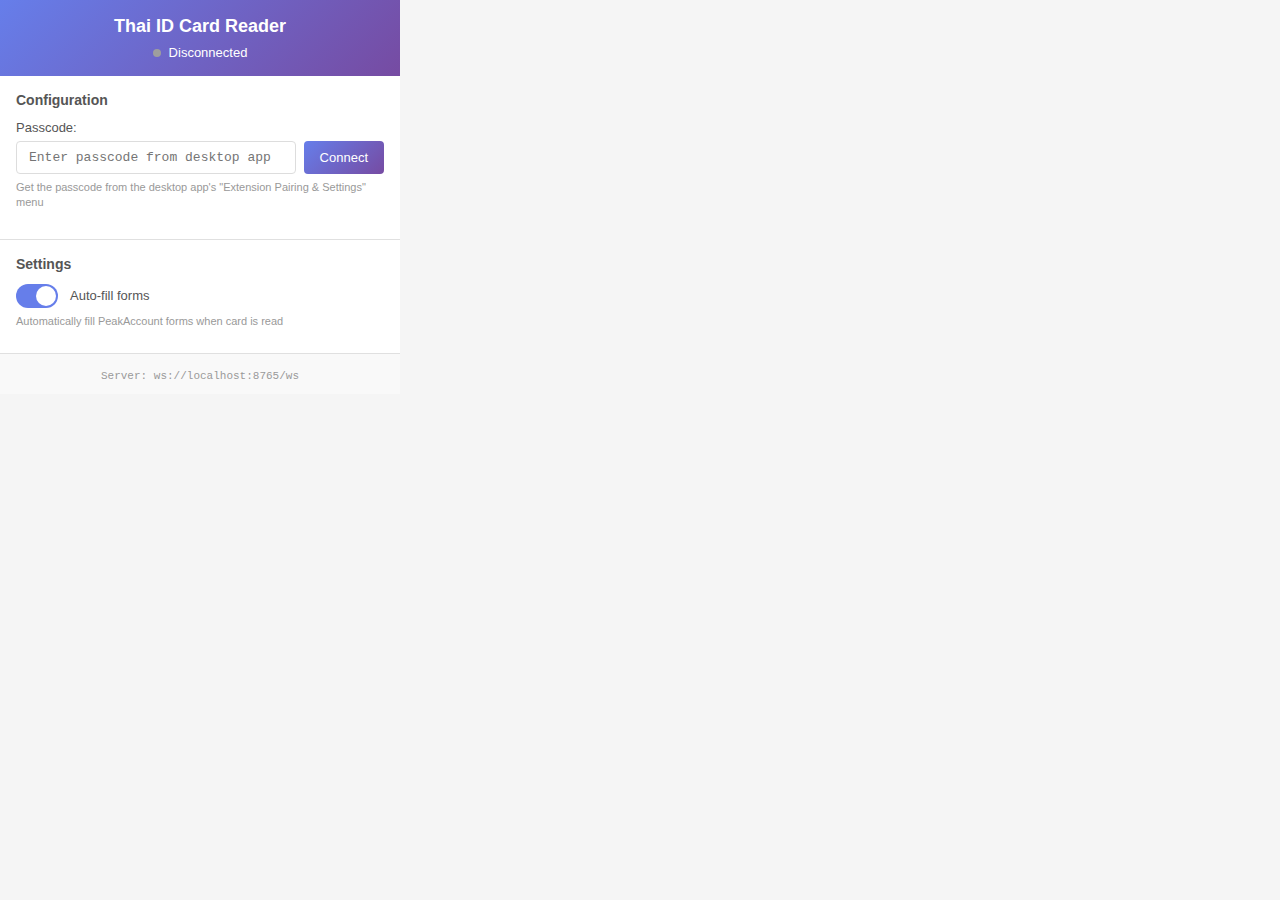
<file: chrome-extension/popup.html>
<!DOCTYPE html>
<html lang="en">
<head>
  <meta charset="UTF-8">
  <meta name="viewport" content="width=device-width, initial-scale=1.0">
  <title>Thai ID Card Reader</title>
  <link rel="stylesheet" href="styles.css">
</head>
<body>
  <div class="container">
    <!-- Header -->
    <div class="header">
      <h1>Thai ID Card Reader</h1>
      <div class="status-indicator" id="statusIndicator">
        <span class="status-dot" id="statusDot"></span>
        <span class="status-text" id="statusText">Disconnected</span>
      </div>
    </div>

    <!-- Configuration Section -->
    <div class="section" id="configSection">
      <h2>Configuration</h2>
      <div class="form-group">
        <label for="passcodeInput">Passcode:</label>
        <div class="input-group">
          <input
            type="text"
            id="passcodeInput"
            placeholder="Enter passcode from desktop app"
            autocomplete="off"
          >
          <button id="connectButton" class="btn btn-primary">Connect</button>
        </div>
        <small class="help-text">
          Get the passcode from the desktop app's "Extension Pairing & Settings" menu
        </small>
      </div>
    </div>

    <!-- Card Data Section -->
    <div class="section" id="cardDataSection" style="display: none;">
      <h2>Card Data</h2>

      <div class="card-info">
        <div class="info-row">
          <label>Citizen ID:</label>
          <div class="info-value">
            <span id="cidValue">-</span>
            <button class="btn-icon" id="copyCidButton" title="Copy CID">📋</button>
          </div>
        </div>

        <div class="info-row">
          <label>Thai Name:</label>
          <div class="info-value">
            <span id="thaiNameValue">-</span>
            <button class="btn-icon" id="copyThaiNameButton" title="Copy Thai name">📋</button>
          </div>
        </div>

        <div class="info-row">
          <label>English Name:</label>
          <div class="info-value">
            <span id="englishNameValue">-</span>
            <button class="btn-icon" id="copyEnglishNameButton" title="Copy English name">📋</button>
          </div>
        </div>

        <div class="info-row">
          <label>Date of Birth:</label>
          <div class="info-value">
            <span id="dobValue">-</span>
          </div>
        </div>

        <div class="info-row">
          <label>Address:</label>
          <div class="info-value">
            <span id="addressValue">-</span>
            <button class="btn-icon" id="copyAddressButton" title="Copy address">📋</button>
          </div>
        </div>
      </div>

      <div class="actions">
        <button id="downloadButton" class="btn btn-secondary">
          Download JSON
        </button>
        <button id="triggerReadButton" class="btn btn-primary">
          Read Card Now
        </button>
      </div>
    </div>

    <!-- Settings Section -->
    <div class="section">
      <h2>Settings</h2>

      <div class="toggle-group">
        <label class="toggle-label">
          <input type="checkbox" id="autoFillToggle" checked>
          <span class="toggle-switch"></span>
          <span class="toggle-text">Auto-fill forms</span>
        </label>
        <small class="help-text">
          Automatically fill PeakAccount forms when card is read
        </small>
      </div>
    </div>

    <!-- Footer -->
    <div class="footer">
      <small id="serverUrlDisplay">Server: ws://localhost:8765/ws</small>
    </div>
  </div>

  <script src="popup.js"></script>
</body>
</html>
</file>
<file: chrome-extension/styles.css>
/**
 * Styles for Thai ID Card Reader extension popup
 */

* {
  margin: 0;
  padding: 0;
  box-sizing: border-box;
}

body {
  font-family: -apple-system, BlinkMacSystemFont, 'Segoe UI', Roboto, Oxygen, Ubuntu, Cantarell, sans-serif;
  font-size: 14px;
  color: #333;
  background: #f5f5f5;
  width: 400px;
  max-height: 600px;
  overflow-y: auto;
}

.container {
  background: white;
}

/* Header */
.header {
  background: linear-gradient(135deg, #667eea 0%, #764ba2 100%);
  color: white;
  padding: 16px;
  text-align: center;
}

.header h1 {
  font-size: 18px;
  font-weight: 600;
  margin-bottom: 8px;
}

.status-indicator {
  display: flex;
  align-items: center;
  justify-content: center;
  gap: 8px;
}

.status-dot {
  width: 8px;
  height: 8px;
  border-radius: 50%;
  background-color: #9E9E9E;
  animation: pulse 2s infinite;
}

@keyframes pulse {
  0%, 100% {
    opacity: 1;
  }
  50% {
    opacity: 0.5;
  }
}

.status-text {
  font-size: 13px;
  font-weight: 500;
}

/* Sections */
.section {
  padding: 16px;
  border-bottom: 1px solid #e0e0e0;
}

.section h2 {
  font-size: 14px;
  font-weight: 600;
  margin-bottom: 12px;
  color: #555;
}

/* Form elements */
.form-group {
  margin-bottom: 12px;
}

.form-group label {
  display: block;
  font-size: 13px;
  font-weight: 500;
  margin-bottom: 6px;
  color: #555;
}

.input-group {
  display: flex;
  gap: 8px;
}

input[type="text"] {
  flex: 1;
  padding: 8px 12px;
  border: 1px solid #ddd;
  border-radius: 4px;
  font-size: 13px;
  font-family: 'Courier New', monospace;
}

input[type="text"]:focus {
  outline: none;
  border-color: #667eea;
  box-shadow: 0 0 0 2px rgba(102, 126, 234, 0.1);
}

.help-text {
  display: block;
  font-size: 11px;
  color: #999;
  margin-top: 6px;
  line-height: 1.4;
}

/* Buttons */
.btn {
  padding: 8px 16px;
  border: none;
  border-radius: 4px;
  font-size: 13px;
  font-weight: 500;
  cursor: pointer;
  transition: all 0.2s;
}

.btn:hover {
  transform: translateY(-1px);
  box-shadow: 0 2px 4px rgba(0, 0, 0, 0.1);
}

.btn:active {
  transform: translateY(0);
}

.btn:disabled {
  opacity: 0.6;
  cursor: not-allowed;
  transform: none;
}

.btn-primary {
  background: linear-gradient(135deg, #667eea 0%, #764ba2 100%);
  color: white;
}

.btn-primary:hover {
  background: linear-gradient(135deg, #5568d3 0%, #65408b 100%);
}

.btn-secondary {
  background: #f5f5f5;
  color: #333;
  border: 1px solid #ddd;
}

.btn-secondary:hover {
  background: #ebebeb;
}

.btn-icon {
  background: transparent;
  border: none;
  cursor: pointer;
  font-size: 14px;
  padding: 4px;
  opacity: 0.6;
  transition: opacity 0.2s;
}

.btn-icon:hover {
  opacity: 1;
}

/* Card info */
.card-info {
  margin-bottom: 16px;
}

.info-row {
  display: flex;
  justify-content: space-between;
  align-items: flex-start;
  padding: 10px 0;
  border-bottom: 1px solid #f0f0f0;
}

.info-row:last-child {
  border-bottom: none;
}

.info-row label {
  font-weight: 500;
  color: #666;
  font-size: 12px;
  min-width: 100px;
}

.info-value {
  flex: 1;
  display: flex;
  align-items: center;
  gap: 8px;
  justify-content: flex-end;
}

.info-value span {
  font-size: 13px;
  color: #333;
  text-align: right;
  word-break: break-word;
}

/* Actions */
.actions {
  display: flex;
  gap: 8px;
  margin-top: 12px;
}

.actions .btn {
  flex: 1;
}

/* Toggle switch */
.toggle-group {
  margin-bottom: 8px;
}

.toggle-label {
  display: flex;
  align-items: center;
  gap: 12px;
  cursor: pointer;
  user-select: none;
}

.toggle-label input[type="checkbox"] {
  display: none;
}

.toggle-switch {
  position: relative;
  width: 42px;
  height: 24px;
  background: #ddd;
  border-radius: 12px;
  transition: background 0.2s;
}

.toggle-switch::after {
  content: '';
  position: absolute;
  top: 2px;
  left: 2px;
  width: 20px;
  height: 20px;
  background: white;
  border-radius: 50%;
  transition: transform 0.2s;
}

.toggle-label input[type="checkbox"]:checked + .toggle-switch {
  background: #667eea;
}

.toggle-label input[type="checkbox"]:checked + .toggle-switch::after {
  transform: translateX(18px);
}

.toggle-text {
  font-size: 13px;
  color: #555;
}

/* Footer */
.footer {
  padding: 12px 16px;
  background: #f9f9f9;
  text-align: center;
}

.footer small {
  font-size: 11px;
  color: #999;
  font-family: 'Courier New', monospace;
}

/* Scrollbar styling */
body::-webkit-scrollbar {
  width: 8px;
}

body::-webkit-scrollbar-track {
  background: #f1f1f1;
}

body::-webkit-scrollbar-thumb {
  background: #888;
  border-radius: 4px;
}

body::-webkit-scrollbar-thumb:hover {
  background: #555;
}
</file>
